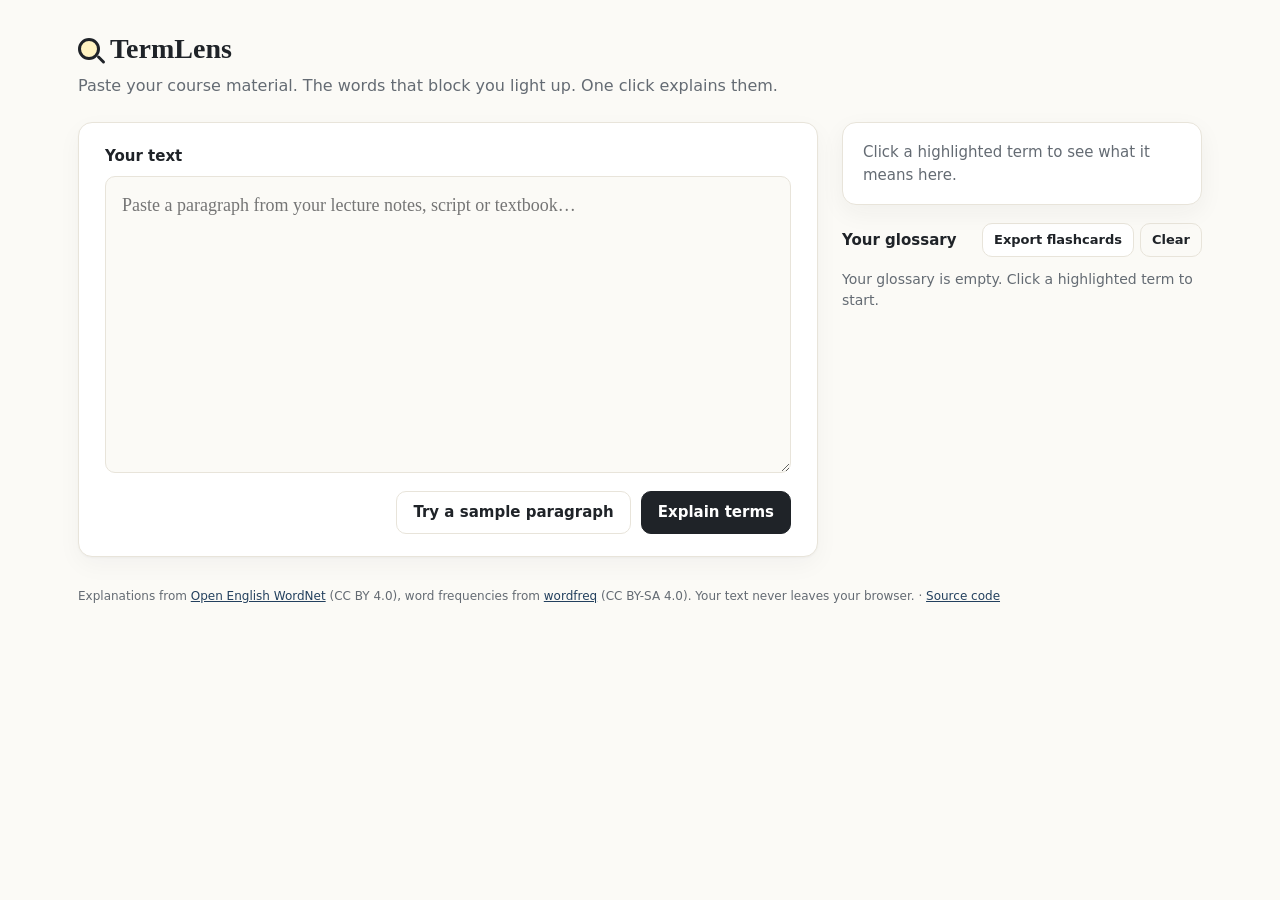
<file: index.html>
<!doctype html>
<html lang="en">
<head>
  <meta charset="utf-8">
  <meta name="viewport" content="width=device-width, initial-scale=1">
  <title>TermLens: understand your course material</title>
  <meta name="description" content="Paste a paragraph of course material. TermLens highlights the difficult terms, explains each one in context and builds your personal glossary. Runs in your browser.">
  <link rel="stylesheet" href="./styles.css">
</head>
<body>
  <a class="skip" href="#reader">Skip to the reader</a>
  <header class="top">
    <div class="brand"><span class="lens" aria-hidden="true"></span>TermLens</div>
    <p class="tagline">Paste your course material. The words that block you light up. One click explains them.</p>
  </header>

  <main class="layout">
    <section class="main-col" aria-label="Reader">
      <div class="paper" id="input-view">
        <label for="input" class="label">Your text</label>
        <textarea id="input" rows="9" placeholder="Paste a paragraph from your lecture notes, script or textbook…"></textarea>
        <div class="row">
          <button class="btn ghost" id="sample">Try a sample paragraph</button>
          <button class="btn primary" id="explain">Explain terms</button>
        </div>
      </div>

      <div class="paper" id="reader-view" hidden>
        <div class="toolbar">
          <div class="count" id="count" role="status"></div>
          <div class="slider">
            <label for="level">Easier</label>
            <input type="range" id="level" min="2.2" max="4.4" step="0.1" value="3.6" aria-describedby="level-help">
            <label for="level">Harder</label>
            <span class="sr-only" id="level-help">Move right to treat more words as difficult.</span>
          </div>
          <label class="switch"><input type="checkbox" id="simplify"> <span>Simplify</span></label>
          <button class="btn ghost small" id="edit">Edit text</button>
        </div>
        <div class="scores" id="scores" hidden></div>
        <div id="reader" class="reader" tabindex="-1" aria-label="Your text with difficult terms"></div>
        <p class="hint" id="hint"></p>
      </div>
    </section>

    <aside class="side-col" aria-label="Explanation and glossary">
      <section class="card" id="card" aria-live="polite">
        <p class="placeholder">Click a highlighted term to see what it means here.</p>
      </section>
      <section class="glossary">
        <div class="gl-head"><h2>Your glossary <span id="gl-count"></span></h2>
          <div class="row tight"><button class="btn small" id="export">Export flashcards</button><button class="btn ghost small" id="clear">Clear</button></div>
        </div>
        <ul id="gl-list"></ul>
        <p class="hint" id="gl-empty">Your glossary is empty. Click a highlighted term to start.</p>
      </section>
    </aside>
  </main>

  <footer class="foot">
    Explanations from <a href="https://github.com/globalwordnet/english-wordnet">Open English WordNet</a> (CC BY 4.0), word frequencies from <a href="https://github.com/rspeer/wordfreq">wordfreq</a> (CC BY-SA 4.0). Your text never leaves your browser. ·
    <a href="https://github.com/Lilith568/termlens">Source code</a>
  </footer>
  <script type="module" src="./app.js"></script>
</body>
</html>
</file>
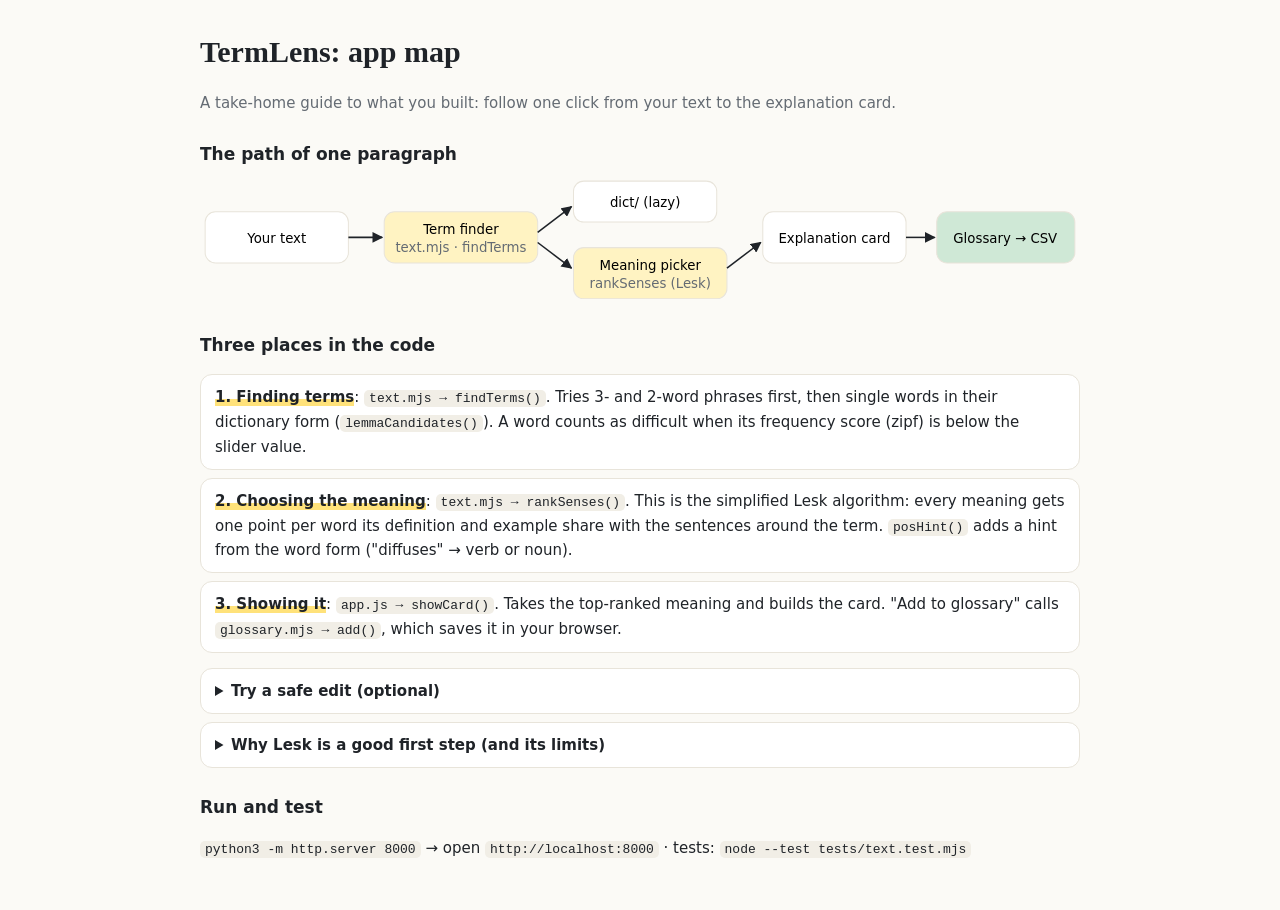
<file: devpost/app-map.html>
<!doctype html>
<html lang="en">
<head>
<meta charset="utf-8"><meta name="viewport" content="width=device-width, initial-scale=1">
<title>TermLens app map</title>
<style>
  :root { --paper:#fbfaf6; --ink:#1f2328; --muted:#646b73; --line:#e8e4da; --mark:#ffe27a; }
  body { margin:0; background:var(--paper); color:var(--ink); font:15px/1.6 system-ui, -apple-system, "Segoe UI", sans-serif; }
  main { max-width:880px; margin:0 auto; padding:28px 20px 40px; }
  h1 { font-family:Georgia, serif; margin:0 0 4px; } h2 { font-size:17px; margin:26px 0 8px; }
  .muted { color:var(--muted); }
  ol.flow { list-style:none; padding:0; display:grid; gap:8px; }
  ol.flow li { background:#fff; border:1px solid var(--line); border-radius:12px; padding:10px 14px; }
  ol.flow b { background:linear-gradient(transparent 60%, var(--mark) 60%); }
  code { background:#f1eee6; padding:1px 5px; border-radius:5px; font-size:13px; }
  details { background:#fff; border:1px solid var(--line); border-radius:12px; padding:10px 14px; margin:8px 0; }
  summary { cursor:pointer; font-weight:600; }
  svg { width:100%; height:auto; }
</style>
</head>
<body><main>
<h1>TermLens: app map</h1>
<p class="muted">A take-home guide to what you built: follow one click from your text to the explanation card.</p>

<h2>The path of one paragraph</h2>
<svg viewBox="0 0 860 120" role="img" aria-label="Text flows to term finder, dictionary, meaning picker and card">
  <g font-family="system-ui" font-size="13" text-anchor="middle">
    <rect x="5" y="35" width="140" height="50" rx="10" fill="#fff" stroke="#e8e4da"/><text x="75" y="65">Your text</text>
    <rect x="180" y="35" width="150" height="50" rx="10" fill="#fff3c2" stroke="#e8e4da"/><text x="255" y="57">Term finder</text><text x="255" y="74" fill="#646b73">text.mjs · findTerms</text>
    <rect x="365" y="5" width="140" height="40" rx="10" fill="#fff" stroke="#e8e4da"/><text x="435" y="30">dict/ (lazy)</text>
    <rect x="365" y="70" width="150" height="50" rx="10" fill="#fff3c2" stroke="#e8e4da"/><text x="440" y="92">Meaning picker</text><text x="440" y="109" fill="#646b73">rankSenses (Lesk)</text>
    <rect x="550" y="35" width="140" height="50" rx="10" fill="#fff" stroke="#e8e4da"/><text x="620" y="65">Explanation card</text>
    <rect x="720" y="35" width="135" height="50" rx="10" fill="#cfe8d6" stroke="#e8e4da"/><text x="787" y="65">Glossary → CSV</text>
  </g>
  <g stroke="#1f2328" stroke-width="1.5" fill="none" marker-end="url(#a)"><path d="M145 60H178"/><path d="M330 55L363 30"/><path d="M330 65L363 90"/><path d="M515 90L548 65"/><path d="M690 60H718"/></g>
  <defs><marker id="a" viewBox="0 0 10 10" refX="9" refY="5" markerWidth="7" markerHeight="7" orient="auto"><path d="M0 0L10 5L0 10z" fill="#1f2328"/></marker></defs>
</svg>

<h2>Three places in the code</h2>
<ol class="flow">
  <li><b>1. Finding terms</b>: <code>text.mjs → findTerms()</code>. Tries 3- and 2-word phrases first, then single words in their dictionary form (<code>lemmaCandidates()</code>). A word counts as difficult when its frequency score (zipf) is below the slider value.</li>
  <li><b>2. Choosing the meaning</b>: <code>text.mjs → rankSenses()</code>. This is the simplified Lesk algorithm: every meaning gets one point per word its definition and example share with the sentences around the term. <code>posHint()</code> adds a hint from the word form ("diffuses" → verb or noun).</li>
  <li><b>3. Showing it</b>: <code>app.js → showCard()</code>. Takes the top-ranked meaning and builds the card. "Add to glossary" calls <code>glossary.mjs → add()</code>, which saves it in your browser.</li>
</ol>

<details><summary>Try a safe edit (optional)</summary>
<p>In <code>index.html</code>, change <code>value="3.6"</code> on the <code>#level</code> slider to <code>value="3.0"</code>. Reload: fewer words are highlighted at the start. Change it back afterwards, or keep it if you prefer.</p>
</details>
<details><summary>Why Lesk is a good first step (and its limits)</summary>
<p>It needs no training data and is fully explainable: the card even shows which words matched. Its limit is short definitions with few shared words. A modern next step would be comparing sentence embeddings, which is a nice small ML project for later.</p>
</details>

<h2>Run and test</h2>
<p><code>python3 -m http.server 8000</code> → open <code>http://localhost:8000</code> · tests: <code>node --test tests/text.test.mjs</code></p>
</main></body>
</html>
</file>
<file: styles.css>
[hidden] { display: none !important; }
:root {
  --paper: #fbfaf6; --sheet: #ffffff; --ink: #1f2328; --muted: #646b73; --line: #e8e4da;
  --mark: #ffe27a; --mark-soft: #fff3c2; --learned: #cfe8d6; --learned-ink: #1d5b35; --accent: #23405e;
  --serif: Charter, "Bitstream Charter", "Sitka Text", Cambria, Georgia, serif;
  --sans: Inter, system-ui, -apple-system, "Segoe UI", Roboto, sans-serif;
}
* { box-sizing: border-box; }
body { margin: 0; background: var(--paper); color: var(--ink); font-family: var(--sans); font-size: 15px; line-height: 1.5; }
a { color: var(--accent); }
.skip { position: absolute; left: -999px; } .skip:focus { left: 12px; top: 12px; background: #fff; padding: 8px; z-index: 9; }
.sr-only { position: absolute; width: 1px; height: 1px; overflow: hidden; clip: rect(0 0 0 0); }
.top { max-width: 1180px; margin: 0 auto; padding: 28px 28px 8px; }
.brand { font-family: var(--serif); font-size: 28px; font-weight: 700; display: flex; align-items: center; gap: 10px; }
.lens { width: 22px; height: 22px; border-radius: 50%; border: 3px solid var(--ink); position: relative; display: inline-block; background: var(--mark-soft); }
.lens::after { content: ""; position: absolute; width: 10px; height: 3px; background: var(--ink); right: -9px; bottom: -4px; transform: rotate(45deg); border-radius: 2px; }
.tagline { margin: 4px 0 0; color: var(--muted); font-size: 16px; }
.layout { max-width: 1180px; margin: 0 auto; padding: 16px 28px 30px; display: grid; grid-template-columns: minmax(0, 1fr) 360px; gap: 24px; align-items: start; }
.paper { background: var(--sheet); border: 1px solid var(--line); border-radius: 14px; padding: 22px 26px; box-shadow: 0 1px 2px rgba(0,0,0,.03), 0 8px 24px rgba(31,35,40,.04); }
.label { display: block; font-weight: 600; margin-bottom: 8px; }
textarea { width: 100%; font: 18px/1.65 var(--serif); color: var(--ink); border: 1px solid var(--line); border-radius: 10px; padding: 14px 16px; resize: vertical; background: var(--paper); }
textarea:focus-visible, button:focus-visible, input:focus-visible, a:focus-visible { outline: 2px solid var(--accent); outline-offset: 2px; }
.row { display: flex; gap: 10px; justify-content: flex-end; flex-wrap: wrap; margin-top: 12px; } .row.tight { margin: 0; gap: 6px; }
.btn { font: inherit; font-weight: 600; padding: 9px 16px; border-radius: 10px; border: 1px solid var(--line); background: #fff; color: var(--ink); cursor: pointer; }
.btn:hover { border-color: #cfc8b8; } .btn.primary { background: var(--ink); color: #fff; border-color: var(--ink); }
.btn.ghost { background: transparent; } .btn.small { padding: 6px 11px; font-size: 13px; }
.toolbar { display: flex; flex-wrap: wrap; gap: 16px; align-items: center; justify-content: space-between; padding-bottom: 12px; border-bottom: 1px solid var(--line); margin-bottom: 14px; }
.count { font-weight: 600; }
.slider { display: flex; align-items: center; gap: 8px; color: var(--muted); font-size: 13px; } .slider input { accent-color: var(--ink); width: 150px; }
.switch { display: inline-flex; gap: 6px; align-items: center; font-weight: 600; cursor: pointer; } .switch input { accent-color: var(--ink); width: 16px; height: 16px; }
.scores { display: flex; gap: 10px; flex-wrap: wrap; margin-bottom: 12px; font-size: 13px; }
.score { background: var(--paper); border: 1px solid var(--line); border-radius: 999px; padding: 4px 12px; } .score b { font-size: 15px; }
.score.up { background: var(--learned); border-color: #b5d9bf; color: var(--learned-ink); }
.reader { font: 19px/1.8 var(--serif); white-space: pre-wrap; }
.term { font: inherit; color: inherit; background: linear-gradient(transparent 58%, var(--mark) 58%); border: 0; padding: 0 1px; margin: 0; cursor: pointer; border-radius: 2px; }
.term:hover, .term.active { background: var(--mark); }
.term.learned { background: linear-gradient(transparent 58%, var(--learned) 58%); }
.term.learned.active { background: var(--learned); }
.swap { background: var(--learned); border-radius: 3px; padding: 0 2px; cursor: help; text-decoration: underline dotted var(--learned-ink); }
.hint { color: var(--muted); font-size: 14px; margin: 12px 0 0; }
.card { background: var(--sheet); border: 1px solid var(--line); border-radius: 14px; padding: 18px 20px; box-shadow: 0 8px 24px rgba(31,35,40,.05); position: sticky; top: 16px; }
.placeholder { color: var(--muted); margin: 0; }
.card h2 { font-family: var(--serif); font-size: 24px; margin: 0; }
.meta { color: var(--muted); font-size: 13px; margin: 2px 0 12px; }
.explain { font-size: 16px; margin: 0 0 12px; }
.ex { font-family: var(--serif); font-style: italic; color: #3b4148; border-left: 3px solid var(--mark); padding-left: 10px; margin: 0 0 12px; }
.facts { list-style: none; padding: 0; margin: 0 0 12px; font-size: 14px; } .facts li { margin: 4px 0; } .facts b { font-weight: 600; }
details.others { font-size: 14px; margin: 8px 0 12px; } details.others summary { cursor: pointer; color: var(--accent); font-weight: 600; }
details.others li { margin: 6px 0; }
.source { color: var(--muted); font-size: 12px; margin: 10px 0 0; }
.glossary { margin-top: 18px; }
.gl-head { display: flex; justify-content: space-between; align-items: center; gap: 8px; flex-wrap: wrap; }
.gl-head h2 { font-size: 15px; margin: 0; } #gl-count { color: var(--muted); font-weight: 400; }
#gl-list { list-style: none; padding: 0; margin: 10px 0 0; }
#gl-list li { background: var(--sheet); border: 1px solid var(--line); border-radius: 10px; padding: 9px 12px; margin-bottom: 8px; font-size: 14px; display: flex; justify-content: space-between; gap: 8px; }
#gl-list b { font-family: var(--serif); font-size: 15px; } #gl-list small { display: block; color: var(--muted); }
.x { border: 0; background: none; color: var(--muted); cursor: pointer; font-size: 18px; line-height: 1; }
.foot { max-width: 1180px; margin: 0 auto; padding: 0 28px 28px; color: var(--muted); font-size: 12px; }
@media (max-width: 900px) { .layout { grid-template-columns: 1fr; } .card { position: static; } }
@media (max-width: 520px) { .top, .layout, .foot { padding-left: 16px; padding-right: 16px; } .paper { padding: 18px 16px; } }
</file>
